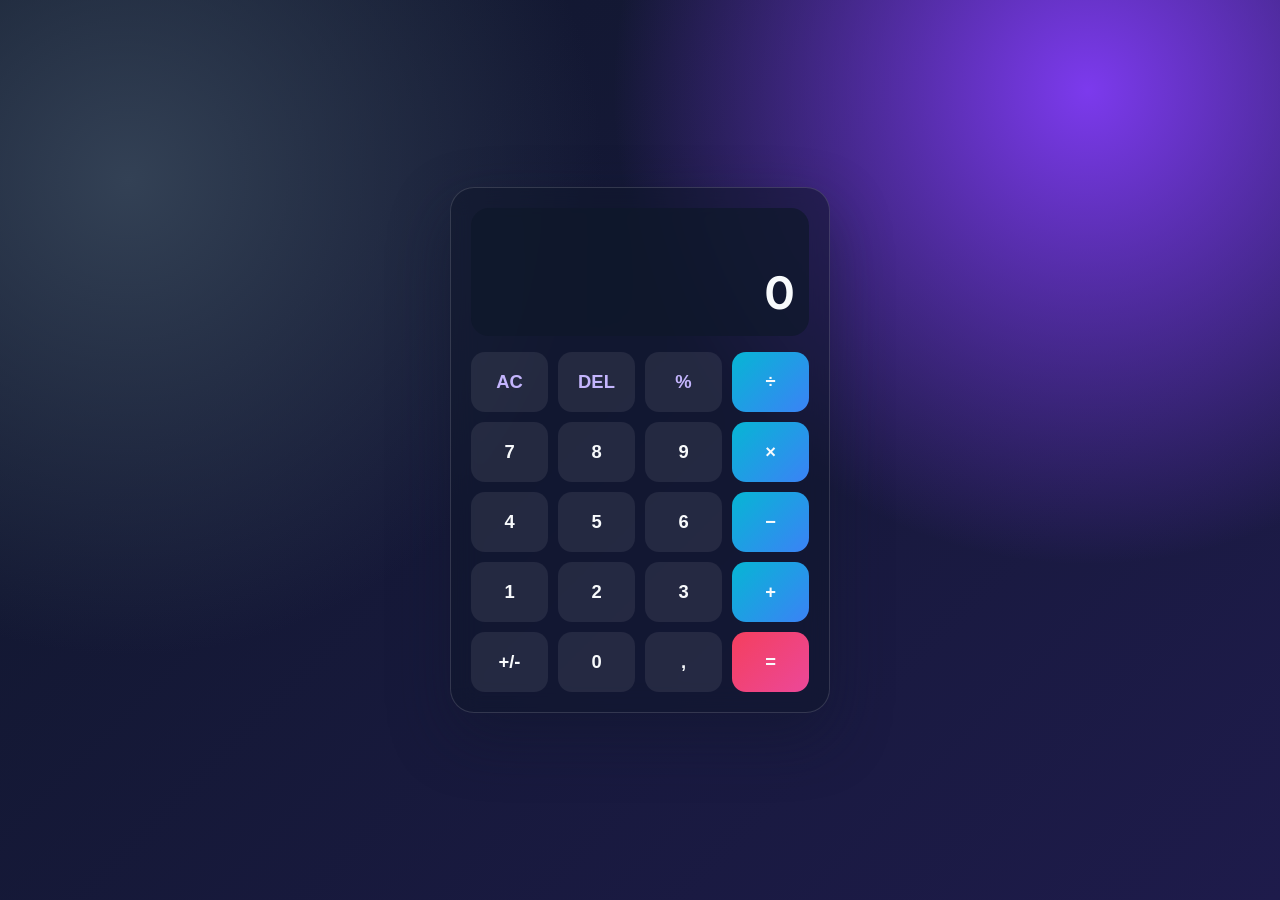
<file: index.html>
<!doctype html>
<html lang="tr">
  <head>
    <meta charset="UTF-8" />
    <meta name="viewport" content="width=device-width, initial-scale=1.0" />
    <title>Modern Hesap Makinesi</title>
    <link rel="preconnect" href="https://fonts.googleapis.com" />
    <link rel="preconnect" href="https://fonts.gstatic.com" crossorigin />
    <link
      href="https://fonts.googleapis.com/css2?family=Inter:wght@400;500;600;700&display=swap"
      rel="stylesheet"
    />
    <link rel="stylesheet" href="./style.css" />
  </head>
  <body>
    <main class="app">
      <section class="calculator" aria-label="Hesap makinesi">
        <div class="screen">
          <p class="history" id="history"></p>
          <p class="display" id="display">0</p>
        </div>

        <div class="keys" id="keys">
          <button class="key key--function" data-action="clear">AC</button>
          <button class="key key--function" data-action="delete">DEL</button>
          <button class="key key--function" data-action="percent">%</button>
          <button class="key key--operator" data-value="/">÷</button>

          <button class="key" data-value="7">7</button>
          <button class="key" data-value="8">8</button>
          <button class="key" data-value="9">9</button>
          <button class="key key--operator" data-value="*">×</button>

          <button class="key" data-value="4">4</button>
          <button class="key" data-value="5">5</button>
          <button class="key" data-value="6">6</button>
          <button class="key key--operator" data-value="-">−</button>

          <button class="key" data-value="1">1</button>
          <button class="key" data-value="2">2</button>
          <button class="key" data-value="3">3</button>
          <button class="key key--operator" data-value="+">+</button>

          <button class="key key--wide" data-action="toggle-sign">+/-</button>
          <button class="key" data-value="0">0</button>
          <button class="key" data-value=".">,</button>
          <button class="key key--operator key--equals" data-action="equals">=</button>
        </div>
      </section>
    </main>

    <script src="./script.js"></script>
  </body>
</html>
</file>
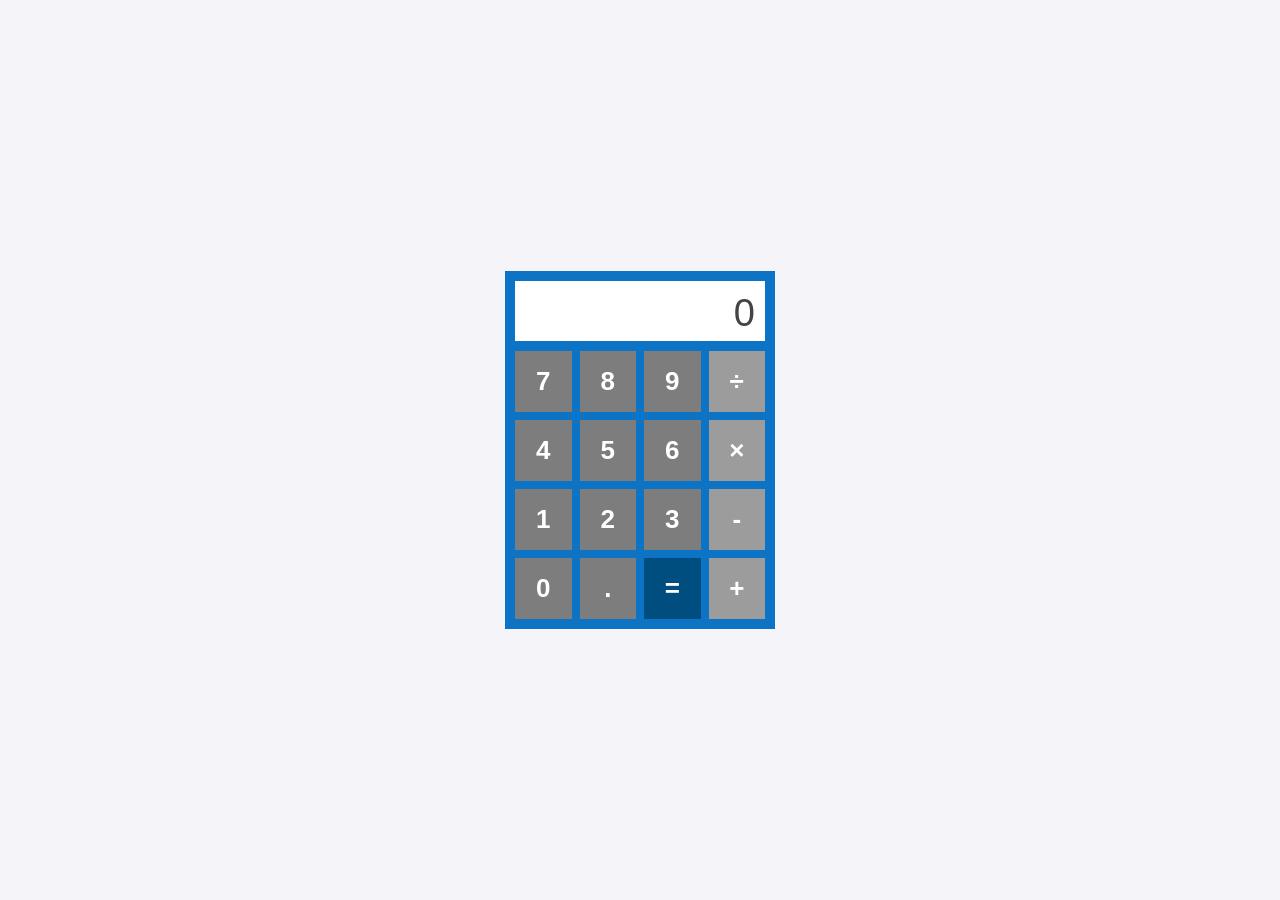
<file: antigravity/index.html>
<!DOCTYPE html>
<html lang="tr">
<head>
    <meta charset="UTF-8">
    <meta name="viewport" content="width=device-width, initial-scale=1.0">
    <title>Hesap Makinesi</title>
    <link rel="stylesheet" href="style.css">
</head>
<body>
    <div class="calculator">
        <div class="display" id="display">0</div>
        <div class="buttons">
            <button class="btn num">7</button>
            <button class="btn num">8</button>
            <button class="btn num">9</button>
            <button class="btn op">÷</button>

            <button class="btn num">4</button>
            <button class="btn num">5</button>
            <button class="btn num">6</button>
            <button class="btn op">×</button>

            <button class="btn num">1</button>
            <button class="btn num">2</button>
            <button class="btn num">3</button>
            <button class="btn op">-</button>

            <button class="btn num">0</button>
            <button class="btn num">.</button>
            <button class="btn" id="equals">=</button>
            <button class="btn op">+</button>
        </div>
    </div>
    <script src="script.js"></script>
</body>
</html>
</file>
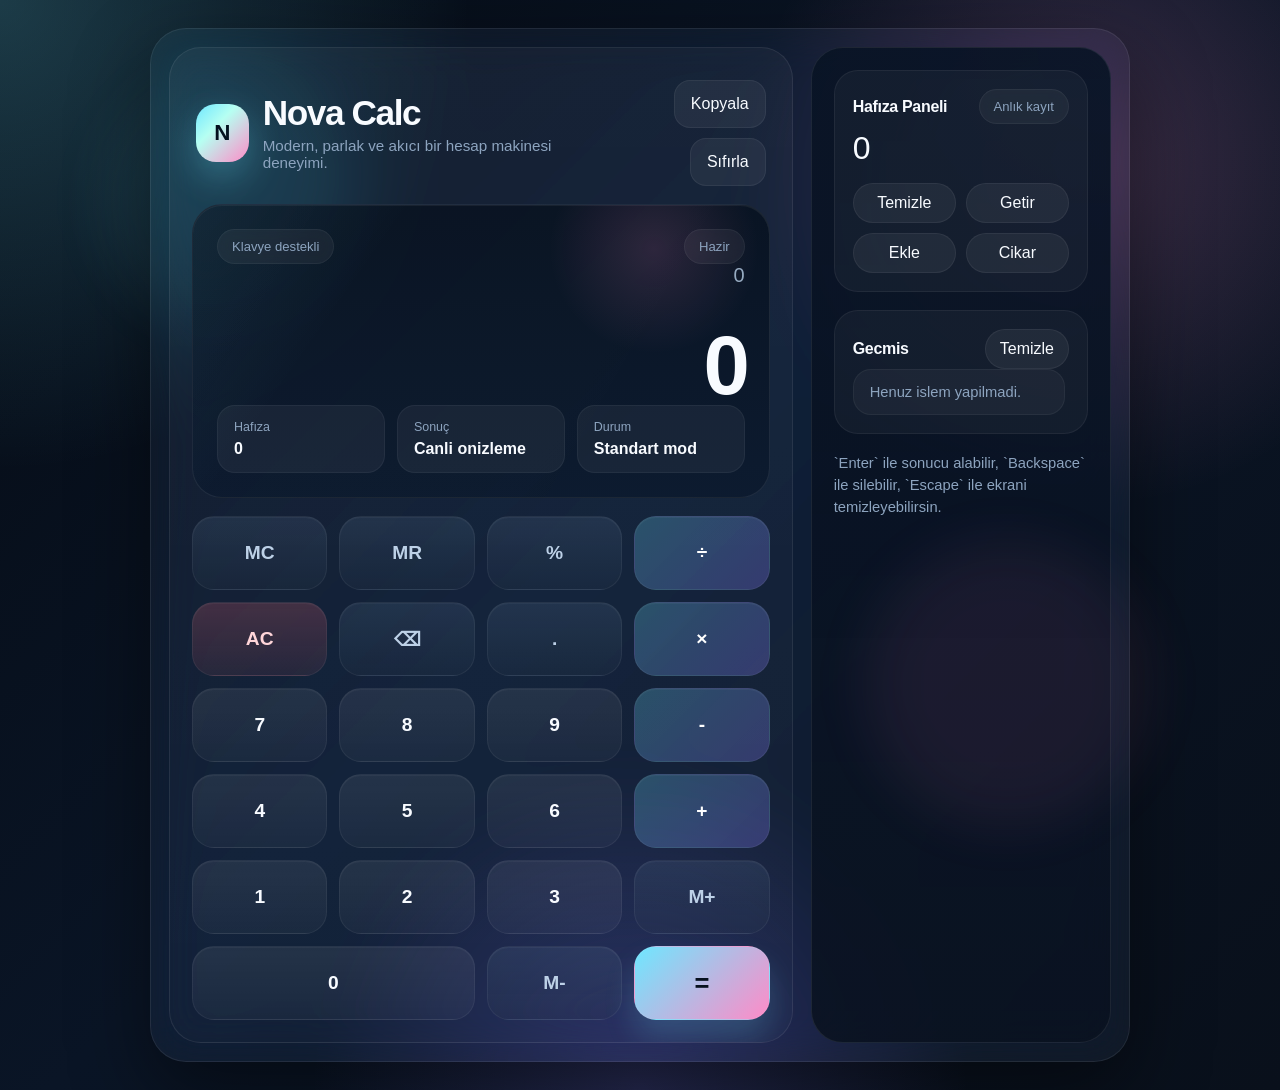
<file: codex/index.html>
<!doctype html>
<html lang="tr">
<head>
  <meta charset="utf-8">
  <meta name="viewport" content="width=device-width, initial-scale=1">
  <title>Nova Calc</title>
  <style>
    :root {
      --bg: #07111f;
      --bg-soft: #0f2036;
      --panel: rgba(9, 20, 37, 0.72);
      --panel-strong: rgba(12, 26, 46, 0.9);
      --line: rgba(255, 255, 255, 0.08);
      --text: #f8fbff;
      --muted: #8da4bf;
      --accent: #6ee7ff;
      --accent-2: #ff8bc7;
      --accent-3: #8b7cff;
      --danger: #ff6b7a;
      --shadow: 0 30px 80px rgba(0, 0, 0, 0.45);
      --radius-xl: 32px;
      --radius-lg: 24px;
      --radius-md: 18px;
      --radius-sm: 14px;
    }

    * {
      box-sizing: border-box;
    }

    html,
    body {
      min-height: 100%;
      margin: 0;
    }

    body {
      font-family: "Space Grotesk", "Segoe UI", sans-serif;
      color: var(--text);
      background:
        radial-gradient(circle at top left, rgba(110, 231, 255, 0.22), transparent 28%),
        radial-gradient(circle at 85% 15%, rgba(255, 139, 199, 0.2), transparent 24%),
        radial-gradient(circle at 50% 100%, rgba(139, 124, 255, 0.22), transparent 26%),
        linear-gradient(135deg, #050b14 0%, #0a1526 48%, #09101b 100%);
      overflow-x: hidden;
    }

    body::before,
    body::after {
      content: "";
      position: fixed;
      inset: auto;
      border-radius: 999px;
      filter: blur(30px);
      opacity: 0.65;
      pointer-events: none;
    }

    body::before {
      width: 16rem;
      height: 16rem;
      top: 8%;
      left: 8%;
      background: rgba(110, 231, 255, 0.12);
      animation: floatBlob 12s ease-in-out infinite;
    }

    body::after {
      width: 18rem;
      height: 18rem;
      right: 10%;
      bottom: 8%;
      background: rgba(255, 139, 199, 0.11);
      animation: floatBlob 14s ease-in-out infinite reverse;
    }

    .shell {
      min-height: 100vh;
      display: grid;
      place-items: center;
      padding: 28px;
    }

    .calculator {
      position: relative;
      width: min(980px, 100%);
      display: grid;
      grid-template-columns: minmax(0, 1.35fr) minmax(280px, 0.65fr);
      gap: 18px;
      padding: 18px;
      border-radius: 36px;
      background: rgba(255, 255, 255, 0.04);
      border: 1px solid rgba(255, 255, 255, 0.08);
      box-shadow: var(--shadow);
      backdrop-filter: blur(24px) saturate(150%);
    }

    .main,
    .sidebar {
      background: linear-gradient(180deg, rgba(255, 255, 255, 0.04), rgba(255, 255, 255, 0.02));
      border: 1px solid var(--line);
      border-radius: var(--radius-xl);
      overflow: hidden;
    }

    .main {
      padding: 22px;
      display: grid;
      gap: 18px;
    }

    .hero {
      display: flex;
      justify-content: space-between;
      gap: 16px;
      align-items: center;
      padding: 10px 4px 0;
    }

    .brand {
      display: flex;
      align-items: center;
      gap: 14px;
    }

    .brand-mark {
      width: 58px;
      height: 58px;
      display: grid;
      place-items: center;
      border-radius: 20px;
      font-size: 1.4rem;
      font-weight: 700;
      color: #04111f;
      background: linear-gradient(135deg, var(--accent) 0%, #b6fff2 38%, var(--accent-2) 100%);
      box-shadow: 0 14px 35px rgba(110, 231, 255, 0.28);
    }

    .brand-copy h1,
    .brand-copy p,
    .section-title,
    .meta-chip,
    .result,
    .expression,
    .history-item strong,
    .key {
      margin: 0;
    }

    .brand-copy h1 {
      font-size: clamp(1.6rem, 3vw, 2.2rem);
      line-height: 1;
      letter-spacing: -0.04em;
    }

    .brand-copy p {
      margin-top: 6px;
      color: var(--muted);
      font-size: 0.95rem;
    }

    .hero-actions {
      display: flex;
      gap: 10px;
      flex-wrap: wrap;
      justify-content: flex-end;
    }

    .ghost-btn,
    .chip-btn {
      border: 0;
      color: var(--text);
      cursor: pointer;
      transition: transform 180ms ease, border-color 180ms ease, background 180ms ease;
    }

    .ghost-btn {
      min-width: 48px;
      height: 48px;
      padding: 0 16px;
      border-radius: 16px;
      background: rgba(255, 255, 255, 0.06);
      border: 1px solid rgba(255, 255, 255, 0.06);
      font: inherit;
    }

    .ghost-btn:hover,
    .chip-btn:hover,
    .key:hover,
    .history-item:hover {
      transform: translateY(-2px);
    }

    .display {
      position: relative;
      background:
        linear-gradient(180deg, rgba(8, 18, 32, 0.88), rgba(12, 26, 46, 0.88)),
        linear-gradient(120deg, rgba(255, 255, 255, 0.06), transparent);
      border: 1px solid rgba(255, 255, 255, 0.08);
      border-radius: 30px;
      padding: 24px;
      min-height: 240px;
      display: grid;
      align-content: space-between;
      box-shadow: inset 0 1px 0 rgba(255, 255, 255, 0.06);
      overflow: hidden;
    }

    .display::after {
      content: "";
      position: absolute;
      inset: 0;
      background:
        linear-gradient(125deg, rgba(110, 231, 255, 0.08), transparent 28%),
        radial-gradient(circle at 80% 15%, rgba(255, 139, 199, 0.14), transparent 20%);
      pointer-events: none;
    }

    .meta-row {
      display: flex;
      justify-content: space-between;
      align-items: center;
      gap: 12px;
      position: relative;
      z-index: 1;
    }

    .meta-chip {
      padding: 9px 14px;
      font-size: 0.82rem;
      color: var(--muted);
      border-radius: 999px;
      background: rgba(255, 255, 255, 0.05);
      border: 1px solid rgba(255, 255, 255, 0.05);
      backdrop-filter: blur(8px);
    }

    .screen {
      position: relative;
      z-index: 1;
      text-align: right;
      display: grid;
      gap: 14px;
    }

    .expression {
      min-height: 3rem;
      color: #9eb3ca;
      font-size: clamp(1rem, 2vw, 1.25rem);
      word-break: break-word;
      opacity: 0.95;
    }

    .result {
      font-size: clamp(2.8rem, 7vw, 5.2rem);
      line-height: 0.95;
      font-weight: 700;
      letter-spacing: -0.06em;
      word-break: break-word;
      text-wrap: balance;
    }

    .mini-stats {
      position: relative;
      z-index: 1;
      display: grid;
      grid-template-columns: repeat(3, minmax(0, 1fr));
      gap: 12px;
    }

    .stat {
      padding: 14px 16px;
      border-radius: 18px;
      background: rgba(255, 255, 255, 0.05);
      border: 1px solid rgba(255, 255, 255, 0.05);
    }

    .stat span {
      display: block;
      font-size: 0.78rem;
      color: var(--muted);
      margin-bottom: 6px;
    }

    .stat strong {
      display: block;
      font-size: 1rem;
      font-weight: 600;
    }

    .keypad {
      display: grid;
      grid-template-columns: repeat(4, minmax(0, 1fr));
      gap: 12px;
    }

    .key {
      min-height: 74px;
      border: 0;
      border-radius: 22px;
      cursor: pointer;
      font: inherit;
      font-size: 1.2rem;
      font-weight: 600;
      color: var(--text);
      background: linear-gradient(180deg, rgba(255, 255, 255, 0.075), rgba(255, 255, 255, 0.035));
      border: 1px solid rgba(255, 255, 255, 0.06);
      box-shadow: inset 0 1px 0 rgba(255, 255, 255, 0.04);
      transition: transform 140ms ease, background 140ms ease, box-shadow 140ms ease;
    }

    .key:active {
      transform: translateY(1px) scale(0.99);
    }

    .key-soft {
      color: #bdd1e7;
      background: linear-gradient(180deg, rgba(80, 104, 134, 0.24), rgba(45, 60, 79, 0.2));
    }

    .key-operator {
      background: linear-gradient(135deg, rgba(110, 231, 255, 0.24), rgba(139, 124, 255, 0.28));
      color: #ffffff;
    }

    .key-equals {
      background: linear-gradient(135deg, var(--accent) 0%, var(--accent-2) 100%);
      color: #07111f;
      font-size: 1.6rem;
      box-shadow: 0 18px 30px rgba(110, 231, 255, 0.18);
    }

    .key-danger {
      color: #ffd5d9;
      background: linear-gradient(180deg, rgba(255, 107, 122, 0.2), rgba(255, 107, 122, 0.08));
    }

    .key-zero {
      grid-column: span 2;
    }

    .sidebar {
      padding: 22px;
      display: grid;
      gap: 18px;
      align-content: start;
      background:
        linear-gradient(180deg, rgba(10, 21, 38, 0.94), rgba(10, 18, 32, 0.88)),
        radial-gradient(circle at top right, rgba(139, 124, 255, 0.14), transparent 24%);
    }

    .section-head {
      display: flex;
      justify-content: space-between;
      align-items: center;
      gap: 12px;
    }

    .section-title {
      font-size: 1rem;
      letter-spacing: -0.02em;
    }

    .chip-btn {
      padding: 10px 14px;
      border-radius: 999px;
      background: rgba(255, 255, 255, 0.06);
      border: 1px solid rgba(255, 255, 255, 0.06);
      font: inherit;
    }

    .memory-card,
    .history-card {
      border-radius: var(--radius-lg);
      padding: 18px;
      background: rgba(255, 255, 255, 0.04);
      border: 1px solid rgba(255, 255, 255, 0.06);
    }

    .memory-value {
      font-size: 2rem;
      letter-spacing: -0.05em;
      margin: 6px 0 16px;
    }

    .memory-actions {
      display: grid;
      grid-template-columns: repeat(2, minmax(0, 1fr));
      gap: 10px;
    }

    .history-list {
      display: grid;
      gap: 10px;
      max-height: 390px;
      overflow: auto;
      padding-right: 4px;
    }

    .history-list::-webkit-scrollbar {
      width: 8px;
    }

    .history-list::-webkit-scrollbar-thumb {
      background: rgba(255, 255, 255, 0.12);
      border-radius: 999px;
    }

    .history-item,
    .history-empty {
      border-radius: 18px;
      padding: 14px 16px;
      background: rgba(255, 255, 255, 0.04);
      border: 1px solid rgba(255, 255, 255, 0.05);
    }

    .history-item {
      cursor: pointer;
      transition: transform 140ms ease, border-color 140ms ease, background 140ms ease;
    }

    .history-item p,
    .history-empty,
    .helper-text {
      margin: 0;
      color: var(--muted);
      font-size: 0.92rem;
    }

    .history-item strong {
      display: block;
      margin-top: 8px;
      font-size: 1.15rem;
      letter-spacing: -0.03em;
    }

    .helper-text {
      line-height: 1.5;
    }

    @media (max-width: 920px) {
      .calculator {
        grid-template-columns: 1fr;
      }

      .sidebar {
        order: -1;
      }
    }

    @media (max-width: 640px) {
      .shell {
        padding: 16px;
      }

      .calculator,
      .main,
      .sidebar {
        border-radius: 26px;
      }

      .main,
      .sidebar {
        padding: 16px;
      }

      .hero {
        flex-direction: column;
        align-items: flex-start;
      }

      .hero-actions {
        width: 100%;
        justify-content: flex-start;
      }

      .mini-stats {
        grid-template-columns: 1fr;
      }

      .key {
        min-height: 64px;
        border-radius: 18px;
      }
    }

    @keyframes floatBlob {
      0%, 100% {
        transform: translate3d(0, 0, 0) scale(1);
      }
      50% {
        transform: translate3d(12px, -18px, 0) scale(1.08);
      }
    }
  </style>
</head>
<body>
  <main class="shell">
    <section class="calculator" aria-label="Modern hesap makinesi">
      <div class="main">
        <header class="hero">
          <div class="brand">
            <div class="brand-mark">N</div>
            <div class="brand-copy">
              <h1>Nova Calc</h1>
              <p>Modern, parlak ve akıcı bir hesap makinesi deneyimi.</p>
            </div>
          </div>
          <div class="hero-actions">
            <button class="ghost-btn" id="copyResultBtn" type="button" aria-label="Sonucu kopyala">Kopyala</button>
            <button class="ghost-btn" id="clearAllBtn" type="button" aria-label="Hepsini temizle">Sıfırla</button>
          </div>
        </header>

        <section class="display" aria-live="polite">
          <div class="meta-row">
            <div class="meta-chip">Klavye destekli</div>
            <div class="meta-chip" id="statusChip">Hazır</div>
          </div>

          <div class="screen">
            <p class="expression" id="expression">0</p>
            <h2 class="result" id="result">0</h2>
          </div>

          <div class="mini-stats">
            <div class="stat">
              <span>Hafıza</span>
              <strong id="memoryPreview">0</strong>
            </div>
            <div class="stat">
              <span>Sonuç</span>
              <strong id="previewLabel">Canlı önizleme</strong>
            </div>
            <div class="stat">
              <span>Durum</span>
              <strong id="modeLabel">Standart mod</strong>
            </div>
          </div>
        </section>

        <section class="keypad" id="keypad">
          <button class="key key-soft" data-action="memory-clear" type="button">MC</button>
          <button class="key key-soft" data-action="memory-recall" type="button">MR</button>
          <button class="key key-soft" data-action="percent" type="button">%</button>
          <button class="key key-operator" data-value="/" type="button">÷</button>

          <button class="key key-danger" data-action="clear" type="button">AC</button>
          <button class="key key-soft" data-action="delete" type="button">⌫</button>
          <button class="key key-soft" data-action="decimal" type="button">.</button>
          <button class="key key-operator" data-value="*" type="button">×</button>

          <button class="key" data-value="7" type="button">7</button>
          <button class="key" data-value="8" type="button">8</button>
          <button class="key" data-value="9" type="button">9</button>
          <button class="key key-operator" data-value="-" type="button">-</button>

          <button class="key" data-value="4" type="button">4</button>
          <button class="key" data-value="5" type="button">5</button>
          <button class="key" data-value="6" type="button">6</button>
          <button class="key key-operator" data-value="+" type="button">+</button>

          <button class="key" data-value="1" type="button">1</button>
          <button class="key" data-value="2" type="button">2</button>
          <button class="key" data-value="3" type="button">3</button>
          <button class="key key-soft" data-action="memory-add" type="button">M+</button>

          <button class="key key-zero" data-value="0" type="button">0</button>
          <button class="key key-soft" data-action="memory-subtract" type="button">M-</button>
          <button class="key key-equals" data-action="equals" type="button">=</button>
        </section>
      </div>

      <aside class="sidebar">
        <section class="memory-card">
          <div class="section-head">
            <h3 class="section-title">Hafıza Paneli</h3>
            <span class="meta-chip">Anlık kayıt</span>
          </div>
          <div class="memory-value" id="memoryValue">0</div>
          <div class="memory-actions">
            <button class="chip-btn" data-action="memory-clear" type="button">Temizle</button>
            <button class="chip-btn" data-action="memory-recall" type="button">Getir</button>
            <button class="chip-btn" data-action="memory-add" type="button">Ekle</button>
            <button class="chip-btn" data-action="memory-subtract" type="button">Cikar</button>
          </div>
        </section>

        <section class="history-card">
          <div class="section-head">
            <h3 class="section-title">Gecmis</h3>
            <button class="chip-btn" id="clearHistoryBtn" type="button">Temizle</button>
          </div>
          <div class="history-list" id="historyList">
            <div class="history-empty">Henuz islem yapilmadi.</div>
          </div>
        </section>

        <p class="helper-text">
          `Enter` ile sonucu alabilir, `Backspace` ile silebilir, `Escape` ile ekrani temizleyebilirsin.
        </p>
      </aside>
    </section>
  </main>

  <script>
    (function () {
      const expressionEl = document.getElementById("expression");
      const resultEl = document.getElementById("result");
      const statusChip = document.getElementById("statusChip");
      const previewLabel = document.getElementById("previewLabel");
      const modeLabel = document.getElementById("modeLabel");
      const memoryValueEl = document.getElementById("memoryValue");
      const memoryPreviewEl = document.getElementById("memoryPreview");
      const historyListEl = document.getElementById("historyList");
      const keypadEl = document.getElementById("keypad");

      let expression = "";
      let memory = 0;
      let history = [];

      const operators = new Set(["+", "-", "*", "/"]);

      function formatNumber(value) {
        if (!Number.isFinite(value)) {
          return "Hata";
        }

        if (Math.abs(value) >= 1e12) {
          return value.toExponential(6);
        }

        const rounded = Math.round((value + Number.EPSILON) * 1e12) / 1e12;
        return String(rounded).replace(/\.0$/, "");
      }

      function normalizeExpression(raw) {
        return raw.replace(/\s+/g, "");
      }

      function safeEvaluate(rawExpression) {
        if (!rawExpression) {
          return 0;
        }

        const normalized = normalizeExpression(rawExpression);

        if (!/^[\d+\-*/.()]+$/.test(normalized)) {
          throw new Error("invalid");
        }

        if (/[*\/]{2,}/.test(normalized)) {
          throw new Error("invalid");
        }

        const value = Function("\"use strict\"; return (" + normalized + ");")();

        if (typeof value !== "number" || Number.isNaN(value) || !Number.isFinite(value)) {
          throw new Error("invalid");
        }

        return value;
      }

      function getPreview() {
        if (!expression) {
          return "0";
        }

        try {
          return formatNumber(safeEvaluate(expression));
        } catch (error) {
          return "Hata";
        }
      }

      function updateHistory() {
        historyListEl.innerHTML = "";

        if (!history.length) {
          historyListEl.innerHTML = '<div class="history-empty">Henuz islem yapilmadi.</div>';
          return;
        }

        history.forEach((item) => {
          const button = document.createElement("button");
          button.type = "button";
          button.className = "history-item";
          button.innerHTML = "<p>" + escapeHtml(item.expression) + "</p><strong>" + escapeHtml(item.result) + "</strong>";
          button.addEventListener("click", function () {
            expression = item.expression;
            render("Gecmisten yuklendi");
          });
          historyListEl.appendChild(button);
        });
      }

      function escapeHtml(text) {
        return String(text)
          .replace(/&/g, "&amp;")
          .replace(/</g, "&lt;")
          .replace(/>/g, "&gt;");
      }

      function saveState() {
        localStorage.setItem("nova-calc-history", JSON.stringify(history));
        localStorage.setItem("nova-calc-memory", String(memory));
      }

      function loadState() {
        try {
          const savedHistory = JSON.parse(localStorage.getItem("nova-calc-history") || "[]");
          history = Array.isArray(savedHistory) ? savedHistory : [];
          memory = Number(localStorage.getItem("nova-calc-memory") || "0") || 0;
        } catch (error) {
          history = [];
          memory = 0;
        }
      }

      function render(statusText) {
        const preview = getPreview();
        expressionEl.textContent = expression || "0";
        resultEl.textContent = preview;
        statusChip.textContent = statusText || (preview === "Hata" ? "Kontrol et" : "Hazir");
        previewLabel.textContent = preview === "Hata" ? "Gecersiz ifade" : "Canli onizleme";
        modeLabel.textContent = expression ? "Yazim aktif" : "Standart mod";

        const memoryText = formatNumber(memory);
        memoryValueEl.textContent = memoryText;
        memoryPreviewEl.textContent = memoryText;

        updateHistory();
      }

      function clearExpression() {
        expression = "";
        render("Temizlendi");
      }

      function deleteLast() {
        expression = expression.slice(0, -1);
        render("Son karakter silindi");
      }

      function appendValue(value) {
        if (value === ".") {
          const currentChunk = expression.split(/[+\-*/]/).pop();
          if (currentChunk.includes(".")) {
            return;
          }
        }

        if (operators.has(value)) {
          if (!expression && value !== "-") {
            return;
          }

          const lastChar = expression.slice(-1);
          if (operators.has(lastChar)) {
            expression = expression.slice(0, -1) + value;
            render("Operator guncellendi");
            return;
          }
        }

        expression += value;
        render();
      }

      function appendPercent() {
        if (!expression) {
          return;
        }

        const preview = getPreview();
        if (preview === "Hata") {
          return;
        }

        expression = formatNumber(Number(preview) / 100);
        render("Yuzdeye cevrildi");
      }

      function execute() {
        if (!expression) {
          render("Hazir");
          return;
        }

        const preview = getPreview();
        if (preview === "Hata") {
          render("Gecersiz ifade");
          return;
        }

        history.unshift({
          expression: expression,
          result: preview
        });
        history = history.slice(0, 12);
        expression = preview;
        saveState();
        render("Sonuc hazir");
      }

      function copyResult() {
        const value = resultEl.textContent;
        navigator.clipboard.writeText(value).then(function () {
          render("Sonuc kopyalandi");
        }).catch(function () {
          render("Kopyalanamadi");
        });
      }

      function updateMemory(action) {
        const preview = getPreview();
        const value = preview === "Hata" ? 0 : Number(preview);

        if (action === "memory-clear") {
          memory = 0;
          render("Hafiza temizlendi");
        }

        if (action === "memory-recall") {
          expression += formatNumber(memory);
          render("Hafiza eklendi");
        }

        if (action === "memory-add") {
          memory += value;
          render("Hafizaya eklendi");
        }

        if (action === "memory-subtract") {
          memory -= value;
          render("Hafizadan cikarildi");
        }

        saveState();
      }

      function clearHistory() {
        history = [];
        saveState();
        render("Gecmis temizlendi");
      }

      keypadEl.addEventListener("click", function (event) {
        const key = event.target.closest("[data-value], [data-action]");
        if (!key) {
          return;
        }

        const value = key.dataset.value;
        const action = key.dataset.action;

        if (value) {
          appendValue(value);
          return;
        }

        if (action === "clear") clearExpression();
        if (action === "delete") deleteLast();
        if (action === "decimal") appendValue(".");
        if (action === "percent") appendPercent();
        if (action === "equals") execute();
        if (action && action.startsWith("memory-")) updateMemory(action);
      });

      document.querySelectorAll("[data-action]").forEach(function (button) {
        if (button.closest("#keypad")) {
          return;
        }

        button.addEventListener("click", function () {
          const action = button.dataset.action;
          if (action === "memory-clear" || action === "memory-recall" || action === "memory-add" || action === "memory-subtract") {
            updateMemory(action);
          }
        });
      });

      document.getElementById("copyResultBtn").addEventListener("click", copyResult);
      document.getElementById("clearAllBtn").addEventListener("click", function () {
        expression = "";
        memory = 0;
        history = [];
        saveState();
        render("Her sey sifirlandi");
      });
      document.getElementById("clearHistoryBtn").addEventListener("click", clearHistory);

      window.addEventListener("keydown", function (event) {
        if (event.ctrlKey || event.metaKey || event.altKey) {
          return;
        }

        if (/^\d$/.test(event.key)) {
          appendValue(event.key);
          return;
        }

        if (operators.has(event.key)) {
          appendValue(event.key);
          return;
        }

        if (event.key === ".") {
          appendValue(".");
          return;
        }

        if (event.key === "Enter" || event.key === "=") {
          event.preventDefault();
          execute();
          return;
        }

        if (event.key === "Backspace") {
          event.preventDefault();
          deleteLast();
          return;
        }

        if (event.key === "Escape") {
          clearExpression();
        }
      });

      loadState();
      render("Hazir");
    })();
  </script>
</body>
</html>
</file>
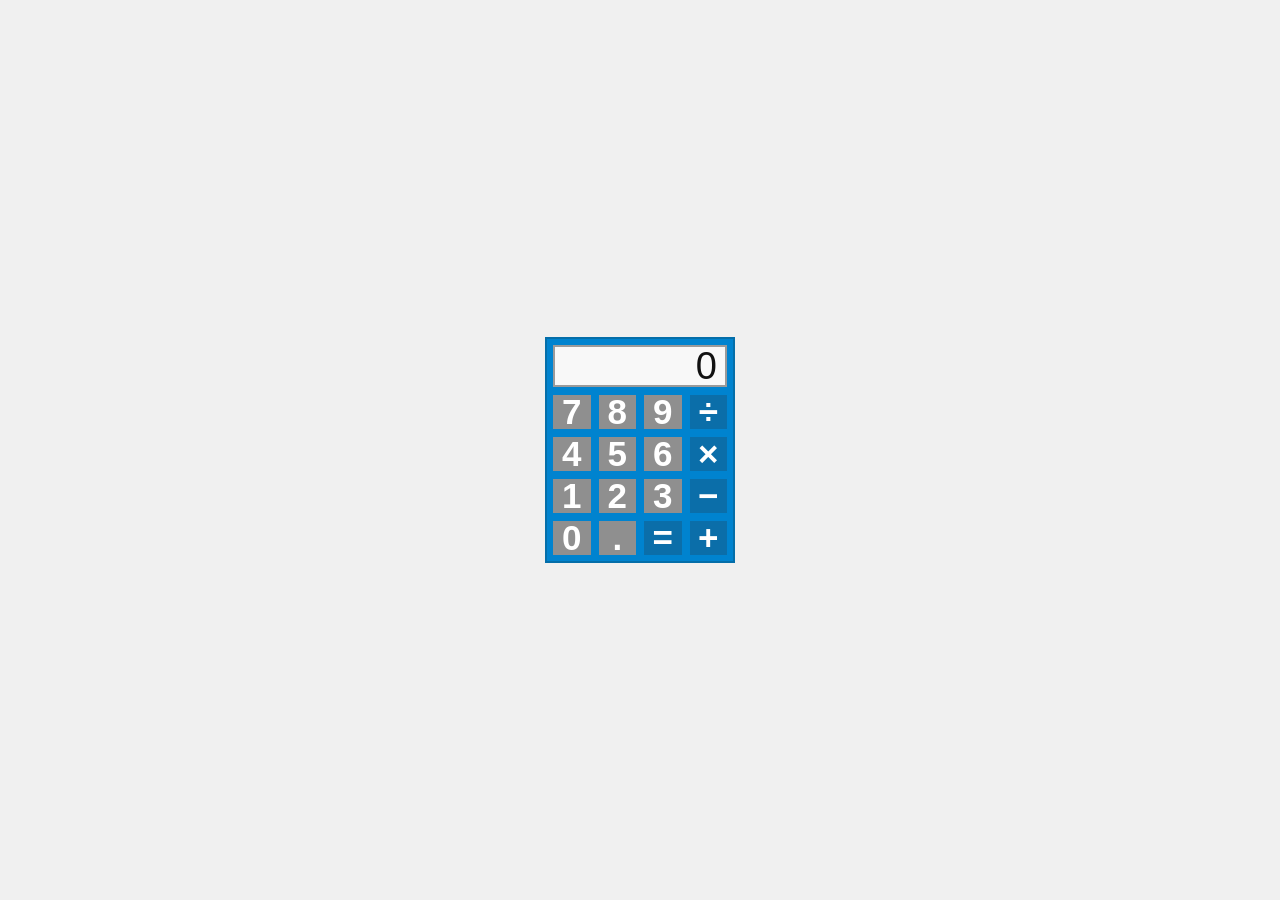
<file: cursor/index.html>
<!doctype html>
<html lang="tr">
  <head>
    <meta charset="UTF-8" />
    <meta name="viewport" content="width=device-width, initial-scale=1.0" />
    <title>Hesap Makinesi</title>
    <link rel="stylesheet" href="./style.css" />
  </head>
  <body>
    <main class="app">
      <section class="calculator" aria-label="Hesap makinesi">
        <div class="screen" id="display">0</div>

        <div class="keys" id="keys">
          <button class="key" data-value="7">7</button>
          <button class="key" data-value="8">8</button>
          <button class="key" data-value="9">9</button>
          <button class="key key--operator" data-value="/">÷</button>

          <button class="key" data-value="4">4</button>
          <button class="key" data-value="5">5</button>
          <button class="key" data-value="6">6</button>
          <button class="key key--operator" data-value="*">×</button>

          <button class="key" data-value="1">1</button>
          <button class="key" data-value="2">2</button>
          <button class="key" data-value="3">3</button>
          <button class="key key--operator" data-value="-">−</button>

          <button class="key" data-value="0">0</button>
          <button class="key" data-value=".">.</button>
          <button class="key key--equals" data-action="equals">=</button>
          <button class="key key--operator" data-value="+">+</button>
        </div>
      </section>
    </main>

    <script src="./script.js"></script>
  </body>
</html>
</file>
<file: style.css>
:root {
  --bg-1: #0f172a;
  --bg-2: #1e1b4b;
  --card: rgba(15, 23, 42, 0.55);
  --text: #f8fafc;
  --muted: #cbd5e1;
  --key: rgba(255, 255, 255, 0.08);
  --key-hover: rgba(255, 255, 255, 0.16);
  --operator: linear-gradient(135deg, #06b6d4, #3b82f6);
  --equals: linear-gradient(135deg, #f43f5e, #ec4899);
  --shadow: 0 24px 60px rgba(15, 23, 42, 0.45);
}

* {
  box-sizing: border-box;
}

body {
  margin: 0;
  min-height: 100vh;
  font-family: Inter, system-ui, -apple-system, Segoe UI, Roboto, sans-serif;
  color: var(--text);
  background: radial-gradient(circle at 10% 20%, #334155 0%, transparent 35%),
    radial-gradient(circle at 85% 10%, #7c3aed 0%, transparent 35%),
    linear-gradient(135deg, var(--bg-1), var(--bg-2));
}

.app {
  min-height: 100vh;
  display: grid;
  place-items: center;
  padding: 24px;
}

.calculator {
  width: min(100%, 380px);
  padding: 20px;
  border-radius: 24px;
  background: var(--card);
  border: 1px solid rgba(255, 255, 255, 0.14);
  box-shadow: var(--shadow);
  backdrop-filter: blur(14px);
}

.screen {
  min-height: 128px;
  border-radius: 18px;
  padding: 18px 14px;
  margin-bottom: 16px;
  background: rgba(15, 23, 42, 0.7);
  display: flex;
  flex-direction: column;
  justify-content: flex-end;
  gap: 6px;
  text-align: right;
}

.history {
  min-height: 20px;
  margin: 0;
  color: var(--muted);
  font-size: 0.9rem;
}

.display {
  margin: 0;
  font-size: clamp(2rem, 6.8vw, 2.8rem);
  font-weight: 700;
  letter-spacing: 0.02em;
  line-height: 1.1;
  overflow-wrap: anywhere;
}

.keys {
  display: grid;
  grid-template-columns: repeat(4, 1fr);
  gap: 10px;
}

.key {
  appearance: none;
  border: 0;
  border-radius: 14px;
  height: 60px;
  color: var(--text);
  background: var(--key);
  font-size: 1.15rem;
  font-weight: 600;
  cursor: pointer;
  transition: transform 120ms ease, background-color 120ms ease;
}

.key:hover {
  background: var(--key-hover);
}

.key:active {
  transform: scale(0.97);
}

.key--function {
  color: #c4b5fd;
}

.key--operator {
  background: var(--operator);
}

.key--operator:hover {
  filter: brightness(1.08);
}

.key--equals {
  background: var(--equals);
}

.key--wide {
  grid-column: span 1;
}

@media (max-width: 420px) {
  .calculator {
    padding: 16px;
    border-radius: 18px;
  }

  .key {
    height: 56px;
    border-radius: 12px;
  }
}
</file>
<file: antigravity/style.css>
body {
    display: flex;
    justify-content: center;
    align-items: center;
    height: 100vh;
    background-color: #f4f4f9;
    margin: 0;
    font-family: 'Segoe UI', Tahoma, Geneva, Verdana, sans-serif;
}

.calculator {
    background-color: #0d73c5; /* Mavi arka plan */
    padding: 10px;
    width: 250px;
}

.display {
    background-color: white;
    color: #444; /* Ekrandaki siyahımsı metin */
    font-size: 38px;
    text-align: right;
    padding: 10px 10px 5px 10px;
    margin-bottom: 10px;
    height: 45px;
    display: flex;
    align-items: center;
    justify-content: flex-end;
    overflow: hidden;
}

.buttons {
    display: grid;
    grid-template-columns: repeat(4, 1fr);
    grid-gap: 8px; /* Butonlar arası boşluk */
}

.btn {
    border: none;
    font-size: 26px;
    font-weight: bold;
    color: white;
    cursor: pointer;
    padding: 15px 0;
    transition: filter 0.1s ease-in-out;
}

.btn:active {
    filter: brightness(85%); /* Tıklama efekti */
}

.num {
    background-color: #7d7d7d; /* Koyu gri (Sayılar) */
}

.op {
    background-color: #9c9c9c; /* Açık gri (Operatörler) */
}

#equals {
    background-color: #004d80; /* Daha koyu mavi (Eşittir) */
}
</file>
<file: cursor/style.css>
* {
  box-sizing: border-box;
}

body {
  margin: 0;
  min-height: 100vh;
  font-family: Arial, Helvetica, sans-serif;
  background: #f0f0f0;
}

.app {
  min-height: 100vh;
  display: grid;
  place-items: center;
  padding: 20px;
}

.calculator {
  width: 190px;
  padding: 6px;
  background: #0083cf;
  border: 2px solid #046ea9;
}

.screen {
  height: 42px;
  margin-bottom: 8px;
  padding: 0 8px;
  border: 2px solid #9a9a9a;
  background: #f8f8f8;
  color: #111111;
  font-size: 38px;
  line-height: 38px;
  text-align: right;
  overflow: hidden;
}

.keys {
  display: grid;
  grid-template-columns: repeat(4, 1fr);
  gap: 8px;
}

.key {
  border: 0;
  height: 34px;
  background: #8f8f8f;
  color: #ffffff;
  font-size: 35px;
  line-height: 32px;
  font-weight: 700;
  cursor: pointer;
}

.key:hover {
  background: #7f7f7f;
}

.key:active {
  background: #6f6f6f;
}

.key--equals,
.key--operator {
  background: #0b6ea9;
}

.key--equals:hover,
.key--operator:hover {
  background: #0a6195;
}
</file>
